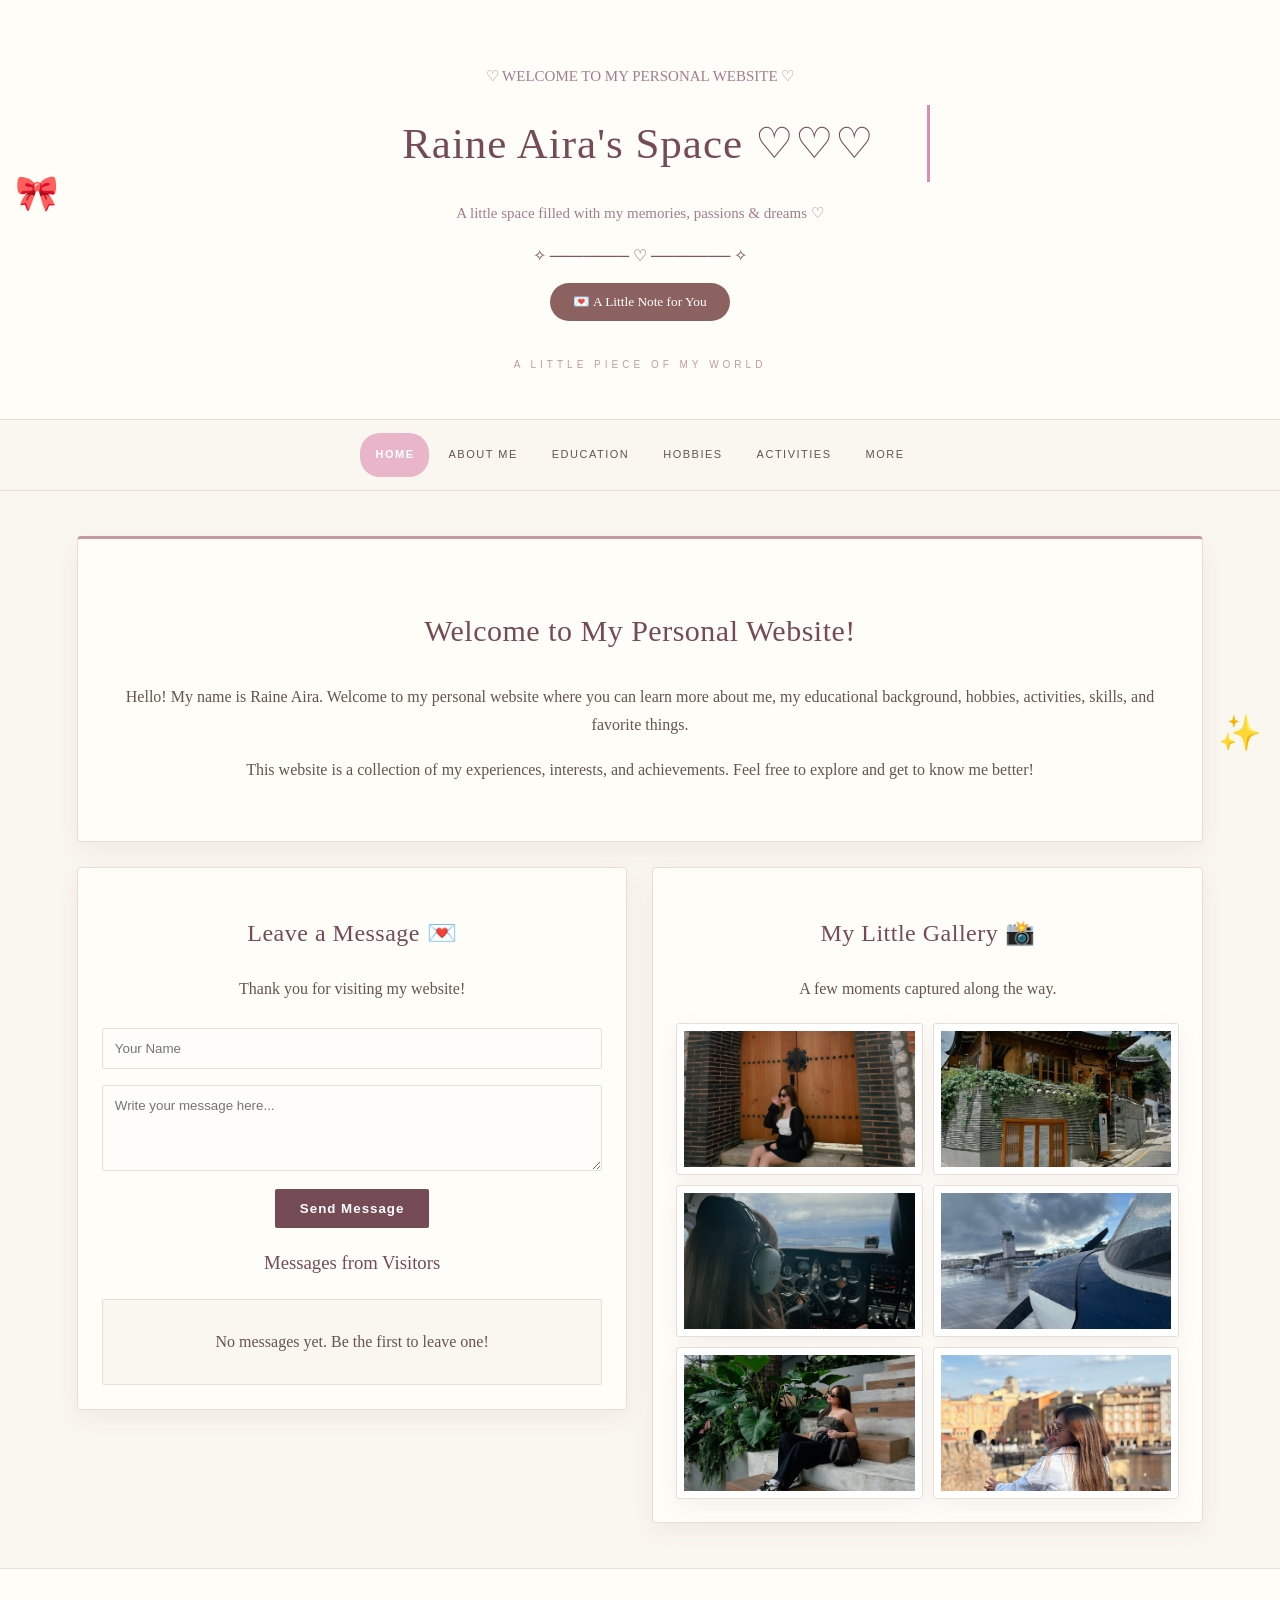
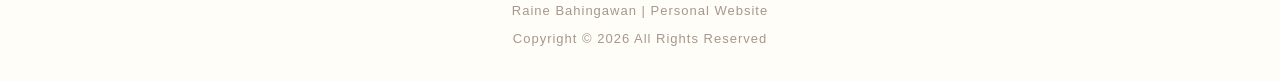
<file: index.html>
<!DOCTYPE html>
<html lang="en">

<head>
    <meta charset="UTF-8">
    <meta name="viewport" content="width=device-width, initial-scale=1.0">

    <title>Home | Raine's Personal Website</title>

    <link rel="stylesheet" href="style.css">
</head>

<body>

    <!-- HEADER -->
    <header class="main-header">

        <p class="header-label">♡ WELCOME TO MY PERSONAL WEBSITE ♡</p>

        <h1 class="welcome-typing">Raine Aira's Space ♡♡♡</h1>

        <p class="header-subtitle">
            A little space filled with my memories, passions & dreams ♡
        </p>

        <div class="header-divider">
            ✧ ─────── ♡ ─────── ✧
        </div>

        <!-- SECRET LETTER BUTTON -->
        <button
            id="envelopeButton"
            class="header-letter-button"
            onclick="openLetter()">
            💌 A Little Note for You
        </button>

        <!-- SECRET LETTER MESSAGE -->
        <div id="secretMessage" class="secret-message">

            <h3>Dear Visitor, ♡</h3>

            <p>
                Thank you for taking the time to explore my little corner
                of the internet! I hope you enjoyed getting to know me
                through my memories, interests, and experiences.
            </p>

            <p>
                Remember to keep chasing your dreams, making memories,
                and enjoying the little things in life.
            </p>

            <p class="letter-signature">
                 -Raine ♡
            </p>

        </div>

    </header>


    <!-- NAVIGATION -->
    <nav>
        <a href="index.html" class="active">Home</a>
        <a href="about.html">About Me</a>
        <a href="education.html">Education</a>
        <a href="hobbies.html">Hobbies</a>
        <a href="activities.html">Activities</a>
        <a href="more.html">More</a>
    </nav>


    <!-- MAIN CONTENT -->
    <main>

        <!-- WELCOME SECTION -->
        <section class="welcome">

            <h2>Welcome to My Personal Website!</h2>

            <p>
                Hello! My name is Raine Aira. Welcome to my personal
                website where you can learn more about me,
                my educational background, hobbies, activities,
                skills, and favorite things.
            </p>

            <p>
                This website is a collection of my experiences,
                interests, and achievements. Feel free to explore
                and get to know me better!
            </p>

        </section>


        <!-- HOME BOTTOM SECTIONS -->
        <div class="home-sections">

            <!-- GUESTBOOK -->
            <section class="guestbook">

                <h2>Leave a Message 💌</h2>

                <p>Thank you for visiting my website!</p>

                <form id="messageForm">

                    <input
                        type="text"
                        id="visitorName"
                        placeholder="Your Name"
                        required
                    >

                    <textarea
                        id="visitorMessage"
                        placeholder="Write your message here..."
                        rows="4"
                        required
                    ></textarea>

                    <button type="submit">Send Message</button>

                </form>

                <h3>Messages from Visitors</h3>

                <div id="messageList">
                    <p>No messages yet. Be the first to leave one!</p>
                </div>

            </section>


            <!-- PHOTO GALLERY -->
            <section class="home-gallery">

                <h2>My Little Gallery 📸</h2>

                <p>A few moments captured along the way.</p>

                <div class="home-gallery-images">

                    <img src="gallery1.jpeg" alt="Gallery Photo 1">

                    <img src="gallery2.jpeg" alt="Gallery Photo 2">

                    <img src="gallery4.jpeg" alt="Gallery Photo 3">

                    <img src="gallery7.jpeg" alt="Gallery Photo 4">

                    <img src="gallery5.jpeg" alt="Gallery Photo 5">

                    <img src="gallery6.jpeg" alt="Gallery Photo 6">

                </div>

            </section>

        </div>

    </main>


    <!-- FOOTER -->
    <footer>

        <p>Raine Bahingawan | Personal Website</p>

        <p>Copyright &copy; 2026 All Rights Reserved</p>

    </footer>


    <!-- JAVASCRIPT -->
    <script>

        // GUESTBOOK
        const messageForm = document.getElementById("messageForm");

        const messageList = document.getElementById("messageList");

        let messages = JSON.parse(
            localStorage.getItem("guestMessages")
        ) || [];


        function displayMessages() {

            messageList.innerHTML = "";

            if (messages.length === 0) {

                messageList.innerHTML =
                    "<p>No messages yet. Be the first to leave one!</p>";

                return;
            }

            messages.forEach(function(message) {

                const card = document.createElement("div");

                card.className = "message-card";

                const name = document.createElement("h4");

                name.textContent = message.name;

                const text = document.createElement("p");

                text.textContent = message.text;

                card.appendChild(name);

                card.appendChild(text);

                messageList.appendChild(card);

            });

        }


        messageForm.addEventListener("submit", function(event) {

            event.preventDefault();

            const name = document.getElementById("visitorName")
                .value.trim();

            const text = document.getElementById("visitorMessage")
                .value.trim();

            if (!name || !text) return;

            messages.push({
                name: name,
                text: text
            });

            localStorage.setItem(
                "guestMessages",
                JSON.stringify(messages)
            );

            messageForm.reset();

            displayMessages();

        });


        // SECRET LETTER
        function openLetter() {

            const message = document.getElementById("secretMessage");

            const button = document.getElementById("envelopeButton");

            message.classList.toggle("show");

            if (message.classList.contains("show")) {

                button.textContent = "💌 Close My Little Letter";

            } else {

                button.textContent = "💌 A Little Note for You";

            }

        }


        // DISPLAY SAVED GUESTBOOK MESSAGES
        displayMessages();

    </script>

</body>
</html>
</file>
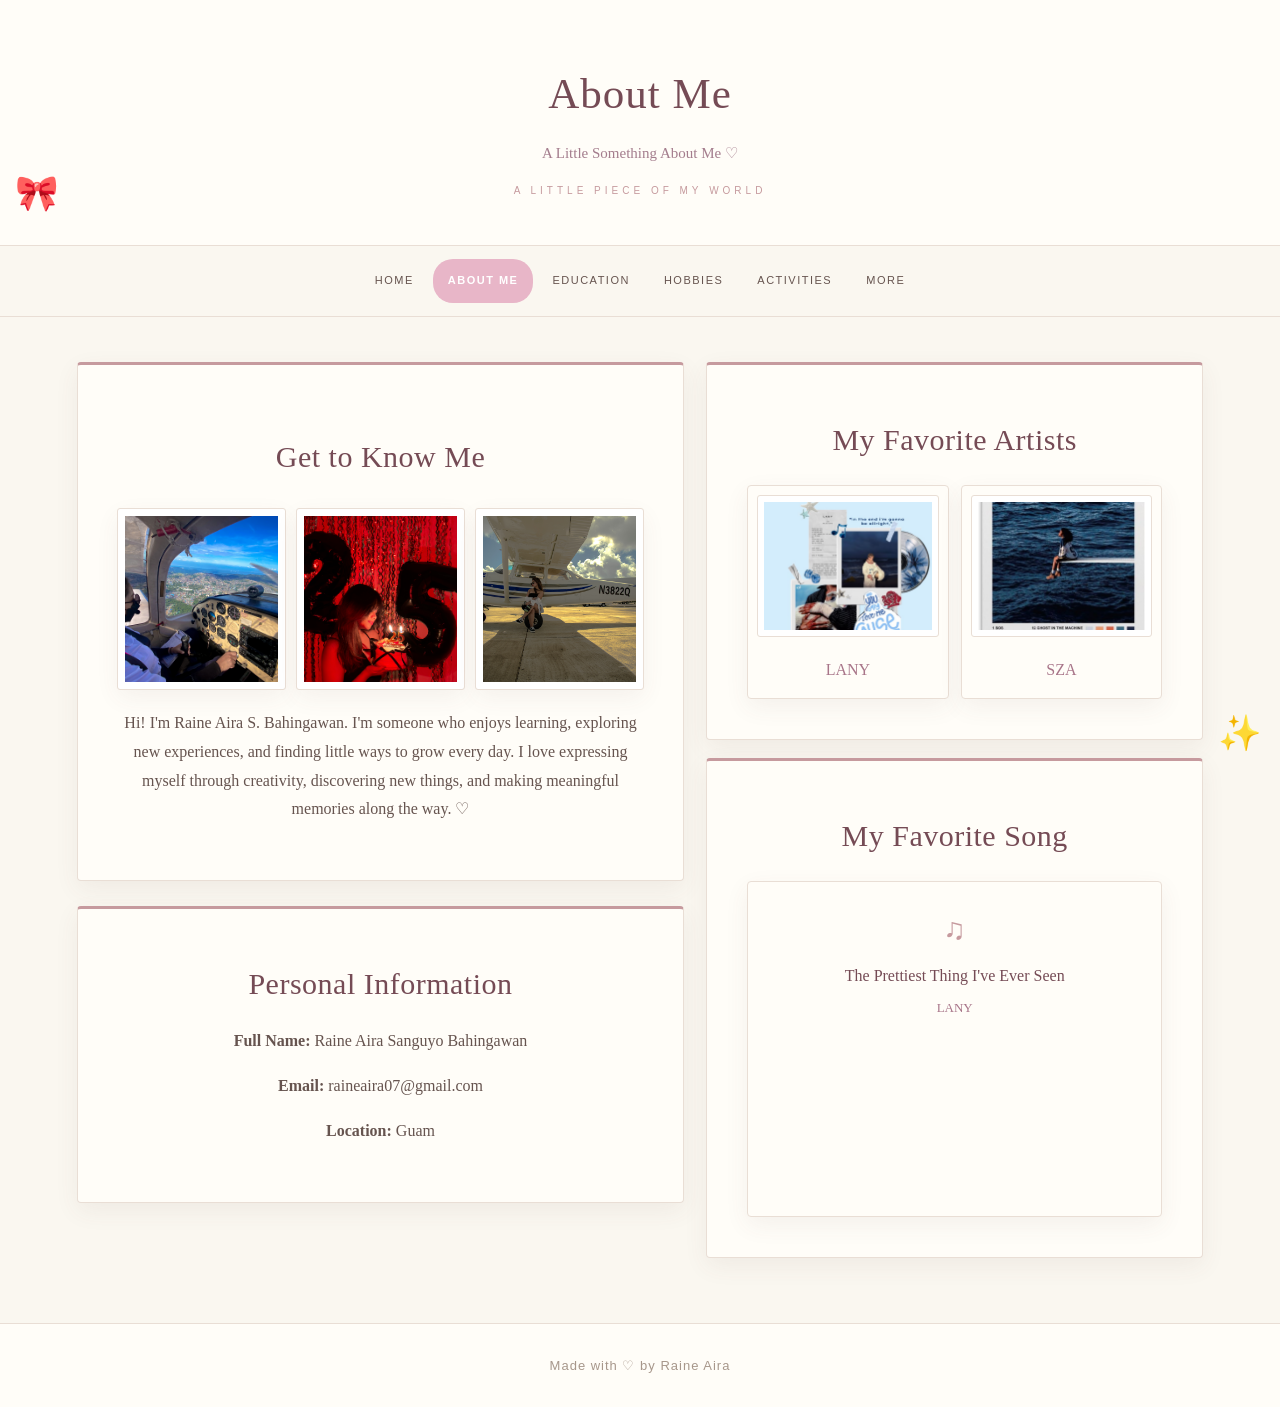
<file: about.html>
<!DOCTYPE html>
<html lang="en">
<head>
    <meta charset="UTF-8">
    <meta name="viewport" content="width=device-width, initial-scale=1.0">
    <title>About Me | Raine's Personal Website</title>
    <link rel="stylesheet" href="style.css">
</head>
<body>

    <header>
        <h1>About Me</h1>
        <p>A Little Something About Me ♡</p>
    </header>

  <nav>
    <a href="index.html">Home</a>
    <a href="about.html" class="active">About Me</a>
    <a href="education.html">Education</a>
    <a href="hobbies.html">Hobbies</a>
    <a href="activities.html">Activities</a>
    <a href="more.html">More</a>
</nav>

    <main>
        <div class="about-layout">

            <!-- LEFT SIDE -->
            <div class="about-left">

                <section class="welcome about-intro">
                    <h2>Get to Know Me</h2>

                    <div class="profile-gallery">
                        <img src="profile.jpeg" alt="My Profile Photo" class="profile-photo">
                        <img src="profile2.jpeg" alt="My Photo" class="profile-photo">
                        <img src="profile3.jpeg" alt="My Photo" class="profile-photo">
                    </div>

                    <p>
                        Hi! I'm Raine Aira S. Bahingawan. I'm someone who enjoys
                        learning, exploring new experiences, and finding little
                        ways to grow every day. I love expressing myself through
                        creativity, discovering new things, and making meaningful
                        memories along the way. ♡
                    </p>
                </section>

                <section class="welcome personal-info">
                    <h2>Personal Information</h2>

                    <p><strong>Full Name:</strong> Raine Aira Sanguyo Bahingawan</p>
                    <p><strong>Email:</strong> raineaira07@gmail.com</p>
                    <p><strong>Location:</strong> Guam</p>
                </section>

            </div>

            <!-- RIGHT SIDE -->
            <div class="about-right">

                <section class="welcome music-section">
                    <h2>My Favorite Artists</h2>

                    <div class="music-container">

                        <div class="music-card">
                            <img src="lany.jpeg" alt="LANY">
                            <h3>LANY</h3>
                        </div>

                        <div class="music-card">
                            <img src="SZA.jpeg" alt="SZA">
                            <h3>SZA</h3>
                        </div>

                    </div>
                </section>

                <section class="welcome favorite-song">
                    <h2>My Favorite Song</h2>

                    <div class="song-card">
                        <div class="song-icon">♫</div>
                        <h3>The Prettiest Thing I've Ever Seen</h3>
                        <p>LANY</p>

                        <iframe
                            style="border-radius:12px; margin-top:15px;"
                            src="https://open.spotify.com/embed/track/5f9Nt75lq1MLzf5F2xJwTI"
                            width="100%"
                            height="152"
                            frameborder="0"
                            allowfullscreen=""
                            allow="autoplay; clipboard-write; encrypted-media; fullscreen; picture-in-picture"
                            loading="lazy">
                        </iframe>
                    </div>
                </section>

            </div>
        </div>
    </main>

    <footer>
        <p>Made with ♡ by Raine Aira</p>
    </footer>

</body>
</html>
</file>
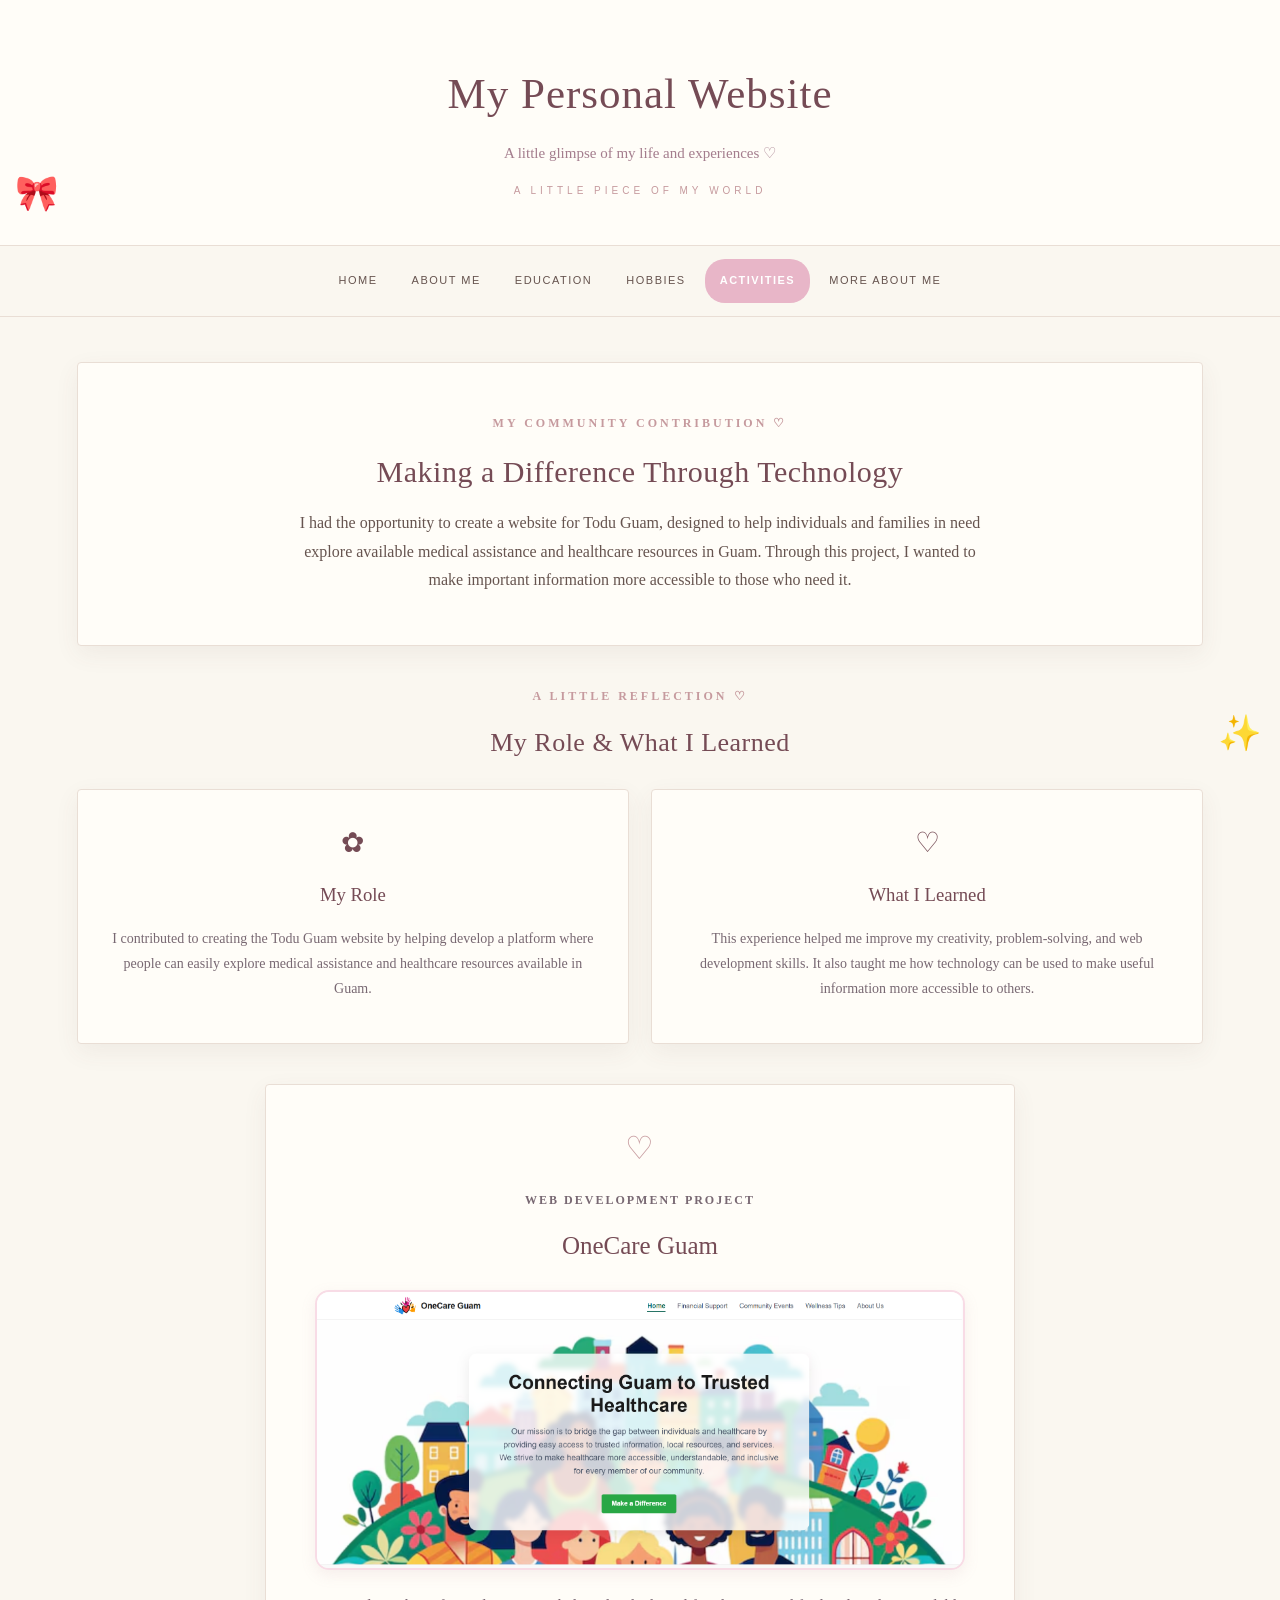
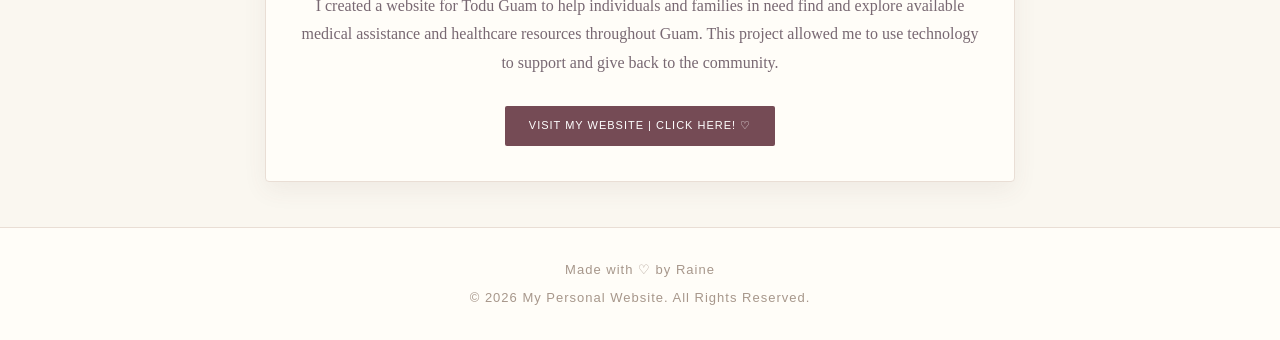
<file: activities.html>
<!DOCTYPE html>
<html lang="en">
<head>
    <meta charset="UTF-8">
    <meta name="viewport" content="width=device-width, initial-scale=1.0">
    <title>My Activities</title>
    <link rel="stylesheet" href="style.css">
</head>

<body>

    <!-- Header -->
    <header>
        <h1>My Personal Website</h1>
        <p>A little glimpse of my life and experiences ♡</p>
    </header>

    <!-- Navigation -->
    <nav>
        <a href="index.html">Home</a>
        <a href="about.html">About Me</a>
        <a href="education.html">Education</a>
        <a href="hobbies.html">Hobbies</a>
        <a href="activities.html" class="active">Activities</a>
        <a href="more.html">More About Me</a>
    </nav>

    <!-- Main Content -->
    <main>

        <!-- Introduction -->
        <section class="activities-intro">
            <p class="activity-label">MY COMMUNITY CONTRIBUTION ♡</p>

            <h2>Making a Difference Through Technology</h2>

            <p>
                I had the opportunity to create a website for Todu Guam,
                designed to help individuals and families in need explore
                available medical assistance and healthcare resources in Guam.
                Through this project, I wanted to make important information
                more accessible to those who need it.
            </p>
        </section>

<section class="learning-section">

    <p class="learning-label">A LITTLE REFLECTION ♡</p>

    <h2>My Role & What I Learned</h2>

    <div class="learning-content">

        <div class="learning-card">
            <span>✿</span>
            <h3>My Role</h3>
            <p>
                I contributed to creating the Todu Guam website by helping
                develop a platform where people can easily explore medical
                assistance and healthcare resources available in Guam.
            </p>
        </div>

        <div class="learning-card">
            <span>♡</span>
            <h3>What I Learned</h3>
            <p>
                This experience helped me improve my creativity, problem-solving,
                and web development skills. It also taught me how technology
                can be used to make useful information more accessible to others.
            </p>
        </div>

    </div>

</section>

        <!-- Featured Project -->
        <section class="activity-card">

            <div class="activity-icon">♡</div>

            <p class="activity-category">WEB DEVELOPMENT PROJECT</p>

            <h3>OneCare Guam</h3>

        <div class="activity-preview">
                 <img src="OC1.png" alt="OneCare Guam homepage preview">
        </div>

            <p>
                I created a website for Todu Guam to help individuals and
                families in need find and explore available medical assistance
                and healthcare resources throughout Guam. This project allowed
                me to use technology to support and give back to the community.
            </p>

            <a href="https://bryson-v.github.io/Todu-Guam-Workshop/"
               target="_blank"
               rel="noopener noreferrer"
               class="activity-link">
                Visit my Website | Click Here! ♡
            </a>

        </section>

    </main>

    <!-- Footer -->
    <footer>
        <p>Made with ♡ by Raine</p>
        <p>&copy; 2026 My Personal Website. All Rights Reserved.</p>
    </footer>

</body>
</html>
</file>
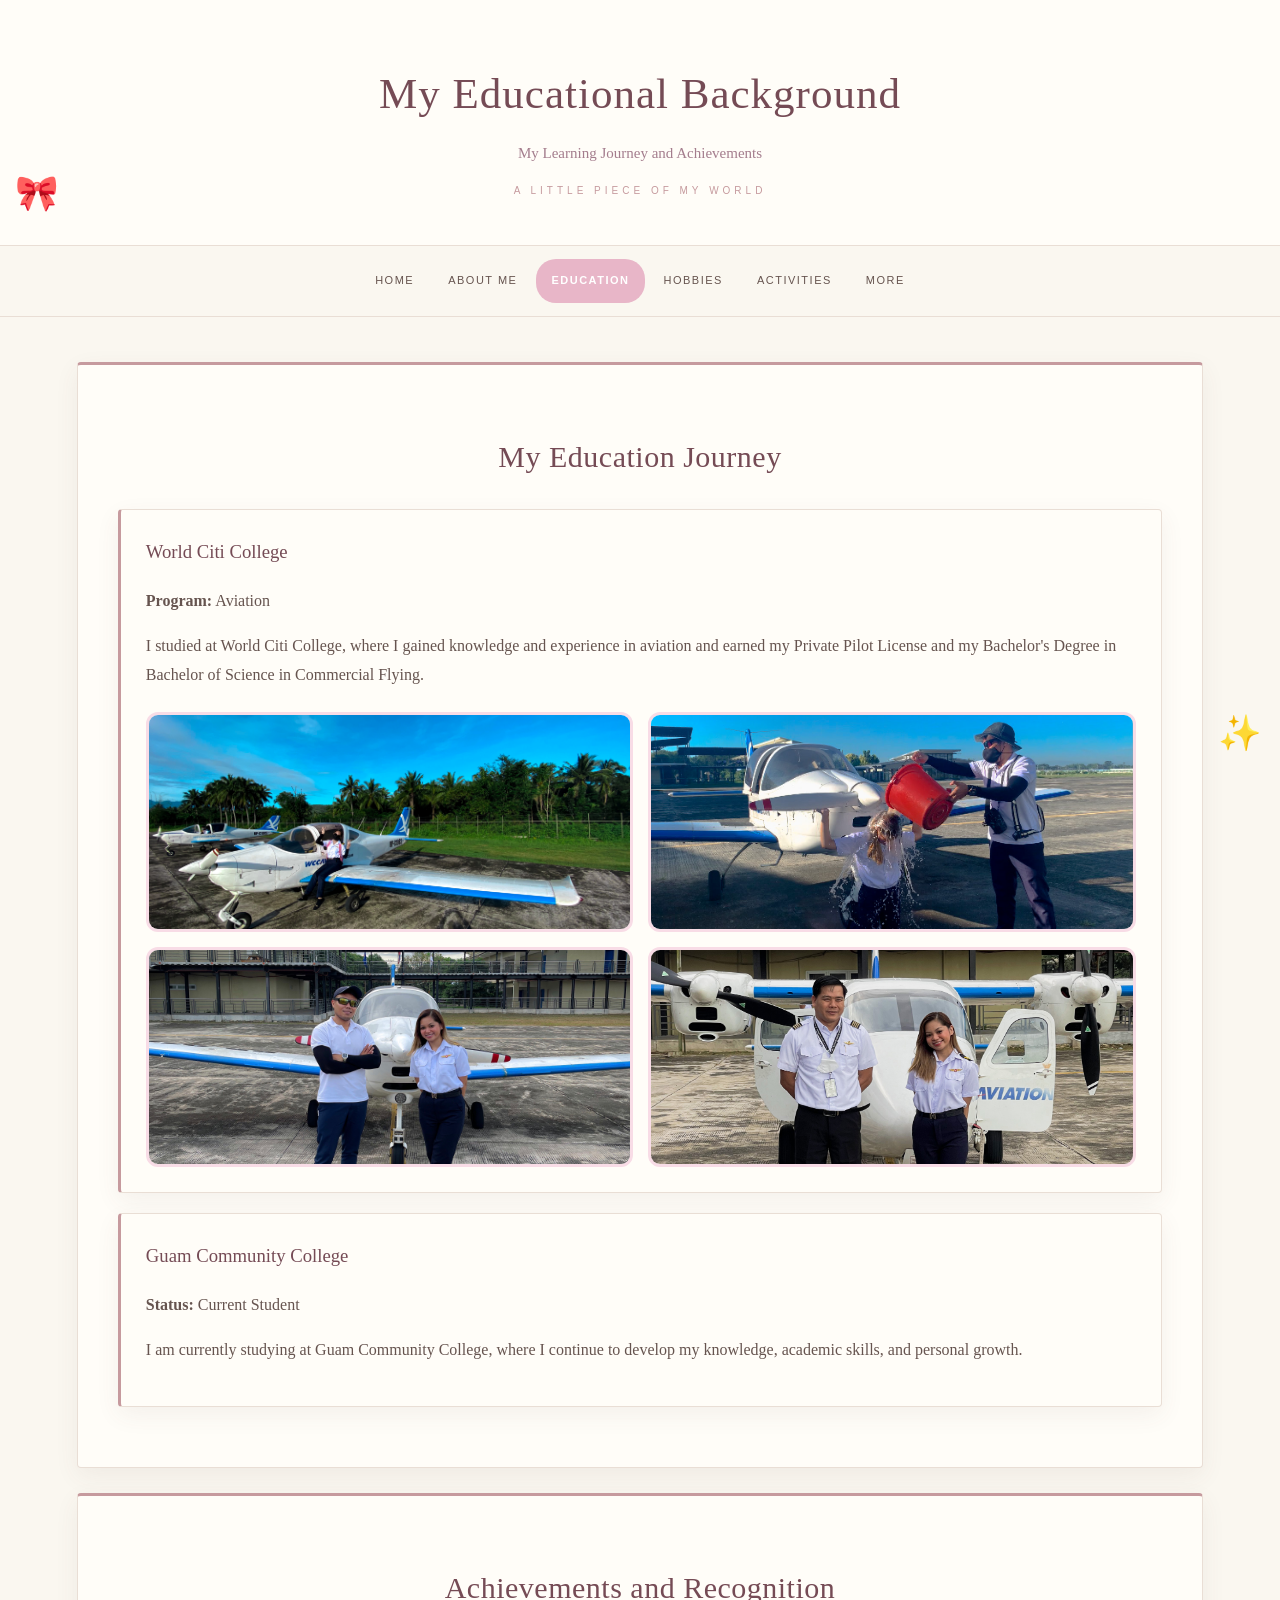
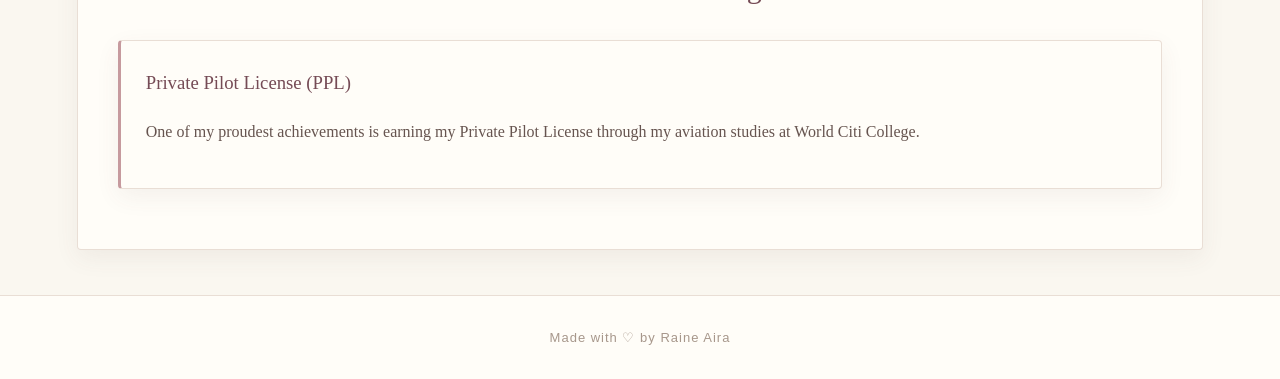
<file: education.html>
<!DOCTYPE html>
<html lang="en">
<head>
    <meta charset="UTF-8">
    <meta name="viewport" content="width=device-width, initial-scale=1.0">
    <title>Education | Raine's Personal Website</title>
    <link rel="stylesheet" href="style.css">
</head>
<body>

    <header>
        <h1>My Educational Background</h1>
        <p>My Learning Journey and Achievements</p>
    </header>

    <nav>
        <a href="index.html">Home</a>
        <a href="about.html">About Me</a>
        <a href="education.html" class="active">Education</a>
        <a href="hobbies.html">Hobbies</a>
        <a href="activities.html">Activities</a>
        <a href="more.html">More</a>
    </nav>

    <main>

        <section class="welcome">
            <h2>My Education Journey</h2>

            <div class="education-card">
                <h3>World Citi College</h3>
                <p><strong>Program:</strong> Aviation</p>

                <p>
                    I studied at World Citi College, where I gained knowledge
                    and experience in aviation and earned my Private Pilot
                    License and my Bachelor's Degree in Bachelor of Science
                    in Commercial Flying.
                </p>

                <div class="education-gallery">
                    <img src="wcc1.jpeg" alt="World Citi College Photo 1">
                    <img src="wcc3.jpeg" alt="World Citi College Photo 2">
                    <img src="wcc4.jpeg" alt="World Citi College Photo 3">
                    <img src="wcc2.jpeg" alt="World Citi College Photo 4">
                </div>
            </div>

            <div class="education-card">
                <h3>Guam Community College</h3>
                <p><strong>Status:</strong> Current Student</p>

                <p>
                    I am currently studying at Guam Community College, where
                    I continue to develop my knowledge, academic skills,
                    and personal growth.
                </p>
            </div>
        </section>

        <section class="welcome">
            <h2>Achievements and Recognition</h2>

            <div class="education-card">
                <h3>Private Pilot License (PPL)</h3>

                <p>
                    One of my proudest achievements is earning my Private
                    Pilot License through my aviation studies at World Citi College.
                </p>
            </div>
        </section>

    </main>

    <footer>
        <p>Made with ♡ by Raine Aira</p>
    </footer>

</body>
</html>
</file>
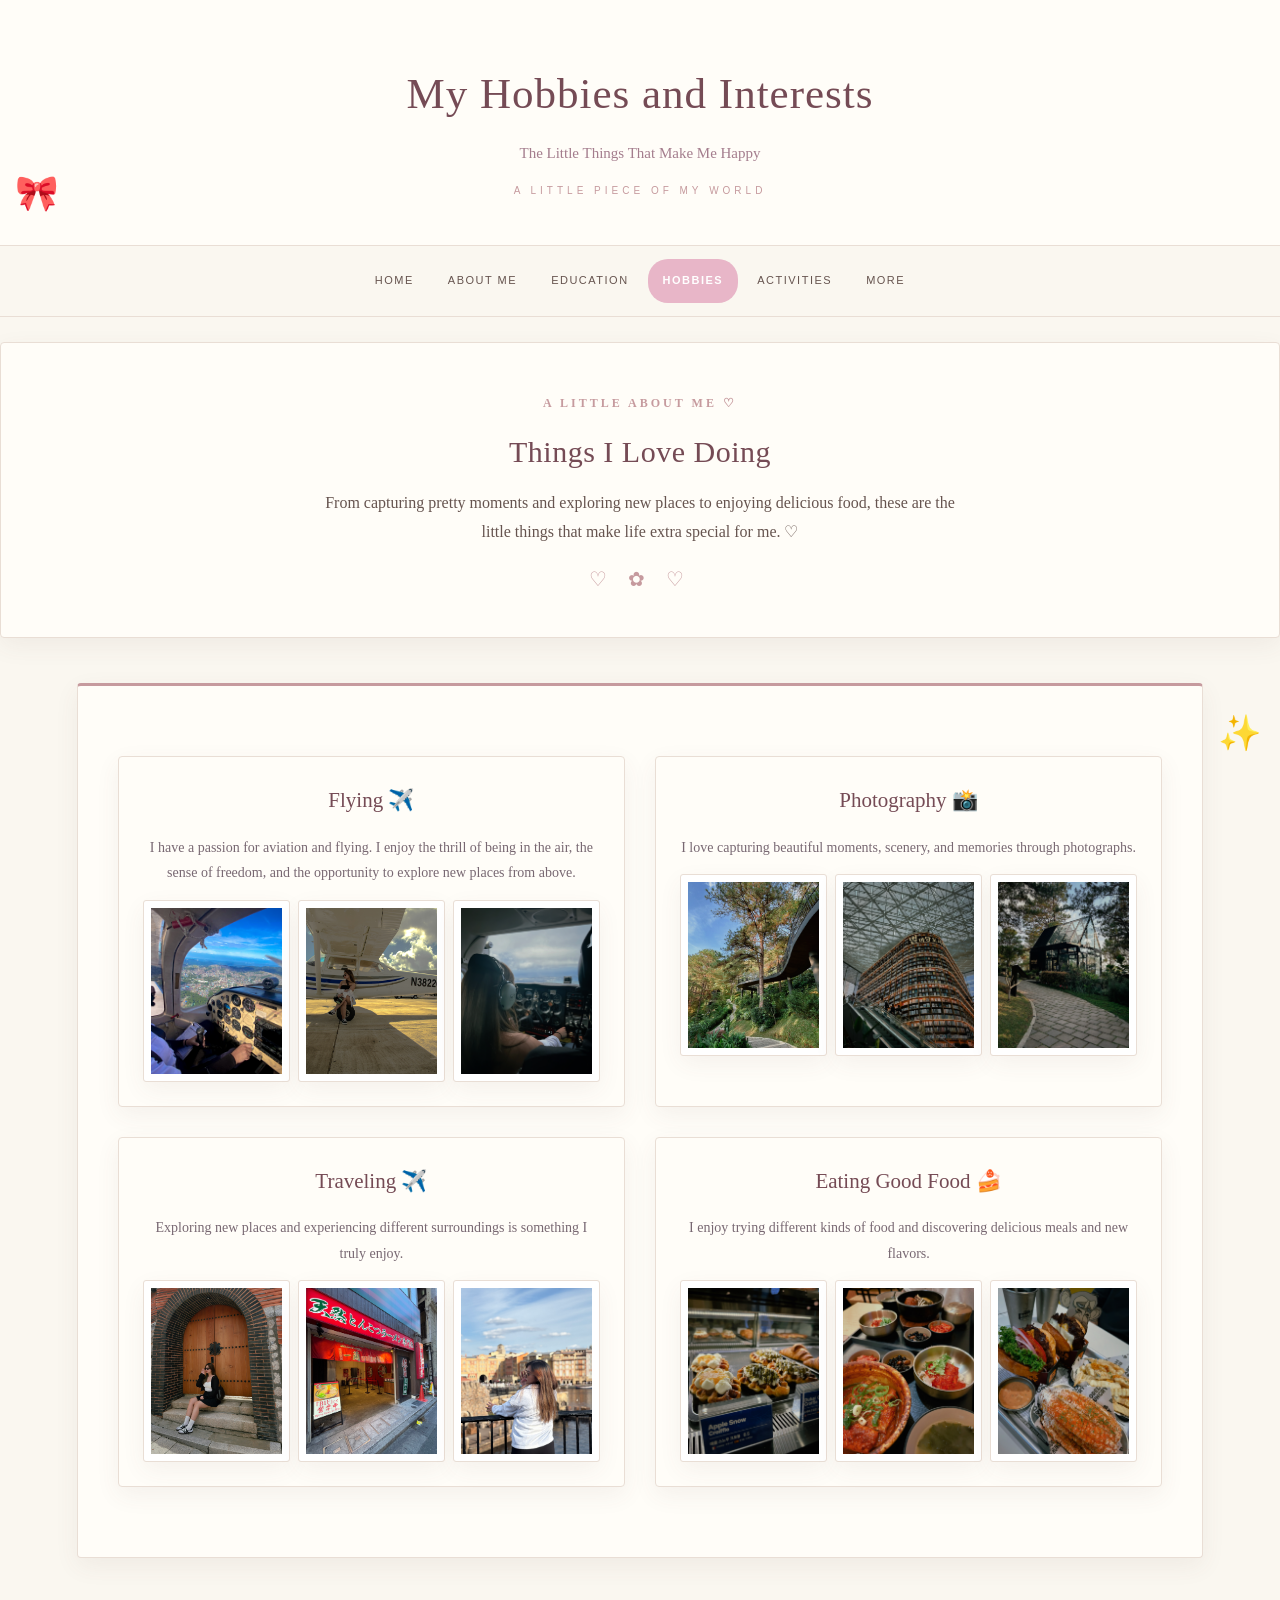
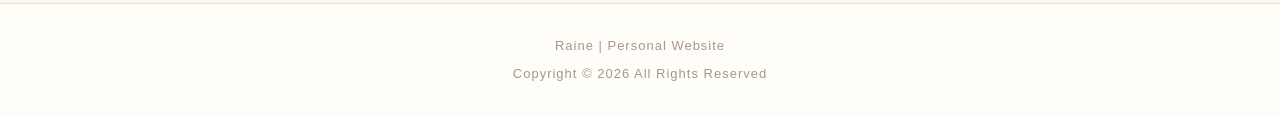
<file: hobbies.html>
<!DOCTYPE html>
<html lang="en">
<head>
    <meta charset="UTF-8">
    <meta name="viewport" content="width=device-width, initial-scale=1.0">
    <title>Hobbies | Raine's Personal Website</title>
    <link rel="stylesheet" href="style.css">
</head>

<body>

    <!-- Header -->
    <header>
        <h1>My Hobbies and Interests</h1>
        <p>The Little Things That Make Me Happy</p>
    </header>

    <!-- Navigation -->
    <nav>
        <a href="index.html">Home</a>
        <a href="about.html">About Me</a>
        <a href="education.html">Education</a>
        <a href="hobbies.html" class="active">Hobbies</a>
        <a href="activities.html">Activities</a>
        <a href="more.html">More</a>
    </nav>

    <!-- Hobbies Introduction -->
    <section class="hobbies-intro">
        <p class="intro-label">A LITTLE ABOUT ME ♡</p>
        <h2>Things I Love Doing</h2>
        <p>
            From capturing pretty moments and exploring new places to enjoying delicious food,
            these are the little things that make life extra special for me. ♡
        </p>
        <span class="intro-decoration">♡ ✿ ♡</span>
    </section>

    <!-- Main Content -->
    <main>

        <section class="welcome">

            <!-- Hobbies Gallery -->
            <section class="hobbies-gallery">

                <!-- Flying -->
                <div class="hobby-card">
                    <h3>Flying ✈️</h3>
                    <p>
                        I have a passion for aviation and flying. I enjoy the thrill of being in the air,
                        the sense of freedom, and the opportunity to explore new places from above.
                    </p>

                    <div class="hobby-images">
                        <img src="profile.jpeg" alt="Flying Photo 1">
                        <img src="profile3.jpeg" alt="Flying Photo 2">
                        <img src="gallery4.jpeg" alt="Flying Photo 3">
                    </div>
                </div>

                <!-- Photography -->
                <div class="hobby-card">
                    <h3>Photography 📸</h3>
                    <p>
                        I love capturing beautiful moments, scenery,
                        and memories through photographs.
                    </p>

                    <div class="hobby-images">
                        <img src="photography1.jpeg" alt="Photography Photo 1">
                        <img src="photography2.jpeg" alt="Photography Photo 2">
                        <img src="photography5.jpeg" alt="Photography Photo 3">
                    </div>
                </div>

                <!-- Traveling -->
                <div class="hobby-card">
                    <h3>Traveling ✈️</h3>
                    <p>
                        Exploring new places and experiencing different
                        surroundings is something I truly enjoy.
                    </p>

                    <div class="hobby-images">
                        <img src="gallery1.jpeg" alt="Traveling Photo 1">
                        <img src="travel2.jpeg" alt="Traveling Photo 2">
                        <img src="gallery6.jpeg" alt="Traveling Photo 3">
                    </div>
                </div>

                <!-- Eating Good Food -->
                <div class="hobby-card">
                    <h3>Eating Good Food 🍰</h3>
                    <p>
                        I enjoy trying different kinds of food and discovering
                        delicious meals and new flavors.
                    </p>

                    <div class="hobby-images">
                        <img src="food1.jpeg" alt="Food Photo 1">
                        <img src="food2.jpeg" alt="Food Photo 2">
                        <img src="food5.jpeg" alt="Food Photo 3">
                    </div>
                </div>

            </section>

        </section>

    </main>

    <!-- Footer -->
    <footer>
        <p>Raine | Personal Website</p>
        <p>Copyright &copy; 2026 All Rights Reserved</p>
    </footer>

</body>
</html>
</file>
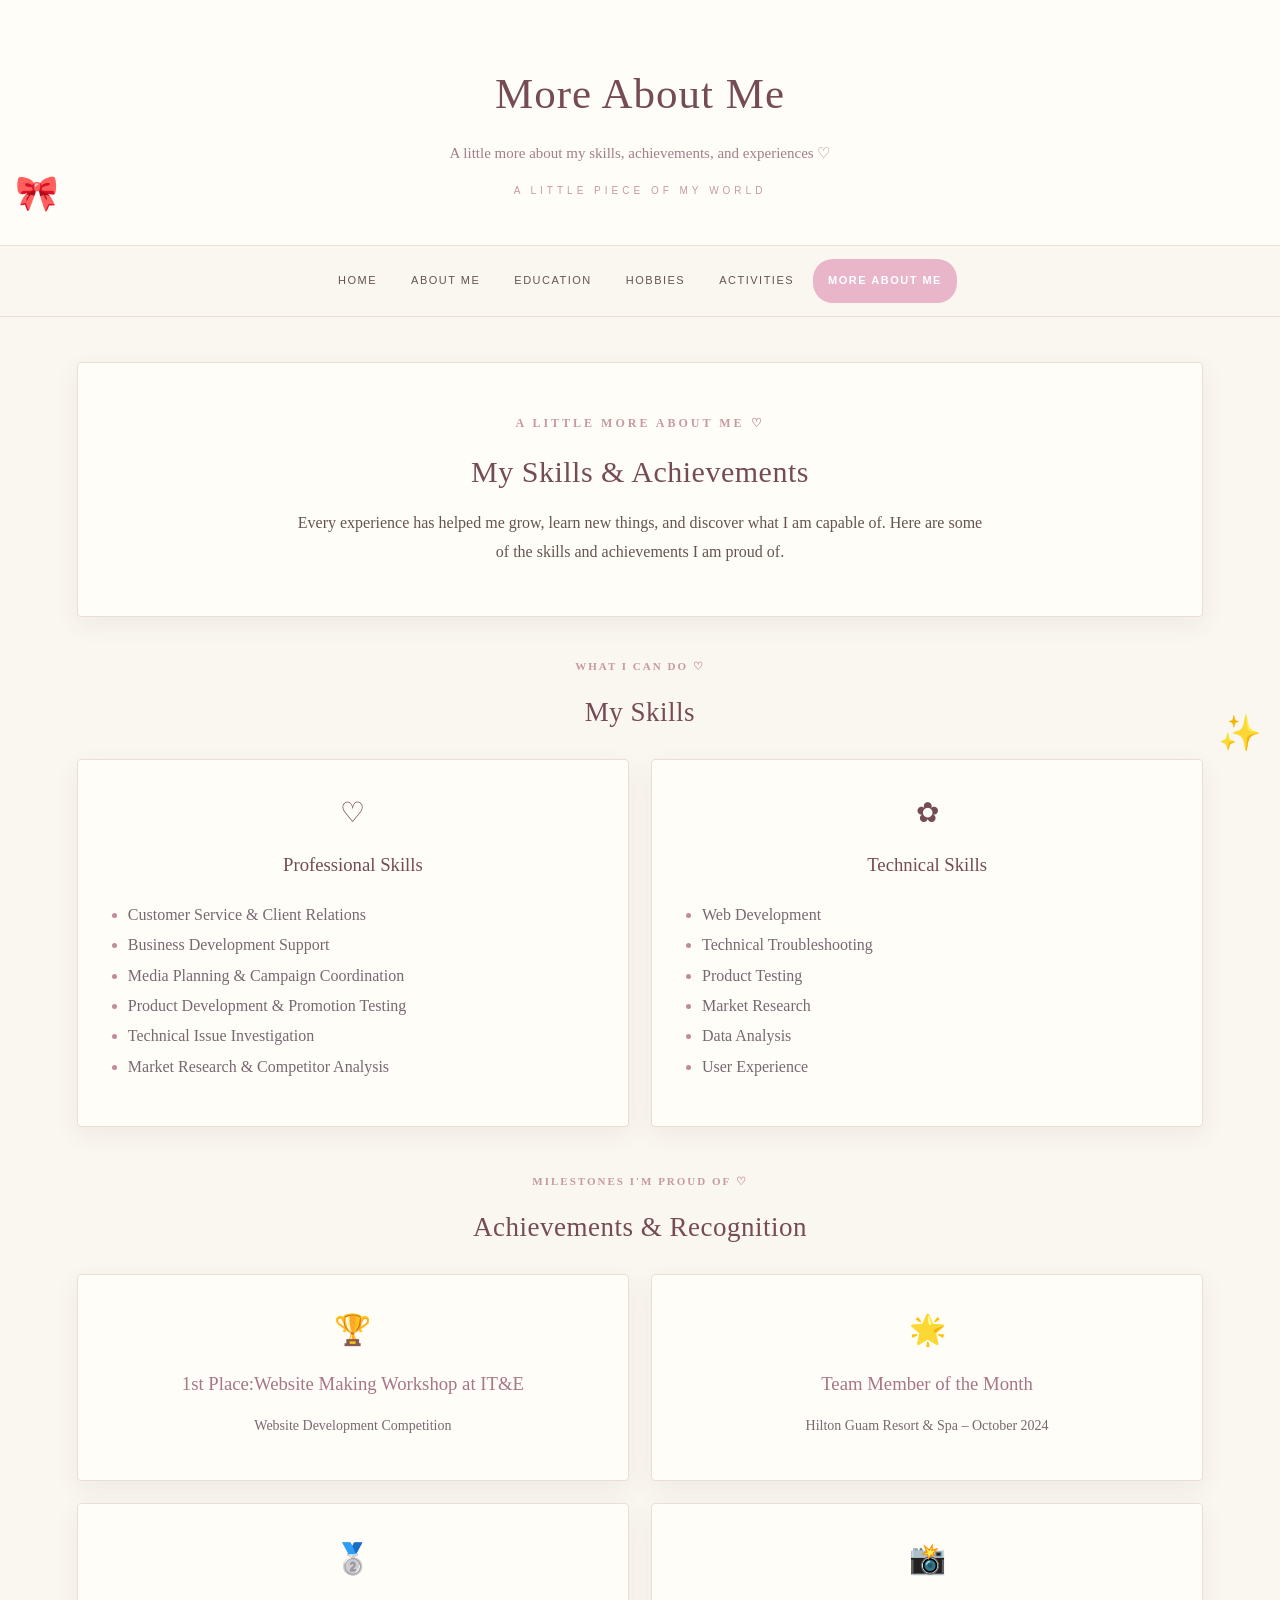
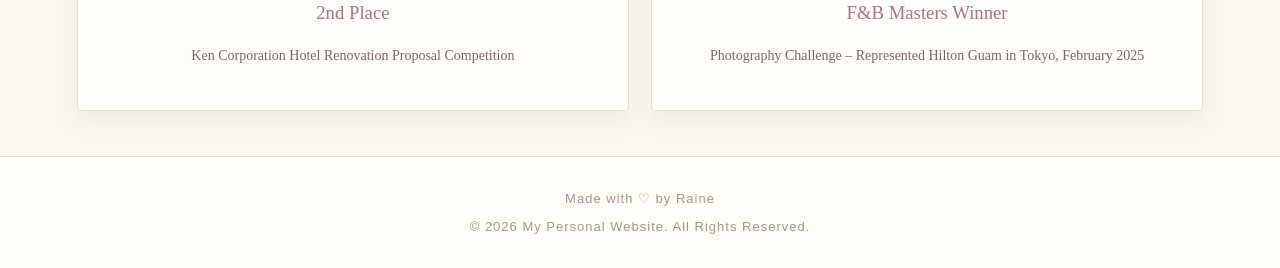
<file: more.html>
<!DOCTYPE html>
<html lang="en">
<head>
    <meta charset="UTF-8">
    <meta name="viewport" content="width=device-width, initial-scale=1.0">
    <title>More About Me</title>
    <link rel="stylesheet" href="style.css">
</head>

<body>

    <!-- Header -->
    <header>
        <h1>More About Me</h1>
        <p>A little more about my skills, achievements, and experiences ♡</p>
    </header>

    <!-- Navigation -->
    <nav>
        <a href="index.html">Home</a>
        <a href="about.html">About Me</a>
        <a href="education.html">Education</a>
        <a href="hobbies.html">Hobbies</a>
        <a href="activities.html">Activities</a>
        <a href="more.html" class="active">More About Me</a>
    </nav>

    <main>

        <!-- Introduction -->
        <section class="more-intro">
            <p>A LITTLE MORE ABOUT ME ♡</p>
            <h2>My Skills & Achievements</h2>
            <p>
                Every experience has helped me grow, learn new things,
                and discover what I am capable of. Here are some of the
                skills and achievements I am proud of.
            </p>
        </section>

<!-- My Skills -->
<section class="skills-section">

    <p class="section-label">WHAT I CAN DO ♡</p>
    <h2>My Skills</h2>

    <div class="skills-container">

        <div class="skills-card">
            <div class="skills-icon">♡</div>
            <h3>Professional Skills</h3>

            <ul>
                <li>Customer Service & Client Relations</li>
                <li>Business Development Support</li>
                <li>Media Planning & Campaign Coordination</li>
                <li>Product Development & Promotion Testing</li>
                <li>Technical Issue Investigation</li>
                <li>Market Research & Competitor Analysis</li>
            </ul>
        </div>

        <div class="skills-card">
            <div class="skills-icon">✿</div>
            <h3>Technical Skills</h3>

            <ul>
                <li>Web Development</li>
                <li>Technical Troubleshooting</li>
                <li>Product Testing</li>
                <li>Market Research</li>
                <li>Data Analysis</li>
                <li>User Experience</li>
            </ul>
        </div>

    </div>

<!-- Achievements & Recognition -->
<section class="achievements-section">

    <p class="section-label">MILESTONES I'M PROUD OF ♡</p>
    <h2>Achievements & Recognition</h2>

    <div class="achievements-container">

        <div class="achievement-card">
            <span>🏆</span>
            <h3>1st Place:Website Making Workshop at IT&E</h3>
            <p>Website Development Competition</p>
        </div>

        <div class="achievement-card">
            <span>🌟</span>
            <h3>Team Member of the Month</h3>
            <p>Hilton Guam Resort & Spa – October 2024</p>
        </div>

        <div class="achievement-card">
            <span>🥈</span>
            <h3>2nd Place</h3>
            <p>Ken Corporation Hotel Renovation Proposal Competition</p>
        </div>

        <div class="achievement-card">
            <span>📸</span>
            <h3>F&B Masters Winner</h3>
            <p>Photography Challenge – Represented Hilton Guam in Tokyo, February 2025</p>
        </div>

    </div>

</section>

</section>

    </main>

    <!-- Footer -->
    <footer>
        <p>Made with ♡ by Raine</p>
        <p>&copy; 2026 My Personal Website. All Rights Reserved.</p>
    </footer>

</body>
</html>
</file>
<file: style.css>
/* =====================================
   GENERAL WEBSITE STYLING
===================================== */

* {
    box-sizing: border-box;
}

body {
    margin: 0;
    font-family: Arial, sans-serif;
    background-color: #fff9fb;
    color: #6b5961;
    line-height: 1.7;
}

/* =====================================
   HEADER
===================================== */

header {
    background-color: #fce4ec;
    color: #8e6475;
    text-align: center;
    padding: 35px 20px;
}

header h1 {
    font-size: 34px;
    margin: 0;
    letter-spacing: 2px;
}

header p {
    font-size: 15px;
    margin-top: 8px;
    color: #a47d8d;
}

/* =====================================
   NAVIGATION
===================================== */

nav {
    background-color: #f8dce6;
    text-align: center;
    padding: 10px;
}

nav a {
    color: #886574;
    text-decoration: none;
    padding: 10px 16px;
    display: inline-block;
    font-weight: bold;
    font-size: 14px;
}

nav a:hover {
    background-color: #f2c8d7;
    border-radius: 8px;
}

/* =====================================
   MAIN CONTENT
===================================== */

main {
    width: 88%;
    max-width: 1100px;
    margin: 30px auto;
}

/* =====================================
   FOOTER
===================================== */

footer {
    background-color: #fce4ec;
    color: #886574;
    text-align: center;
    padding: 18px;
    margin-top: 35px;
}

footer p {
    margin: 5px;
    font-size: 13px;
}

/* =====================================
   GENERAL SECTION LABELS
===================================== */

.section-label {
    color: #b78396;
    font-size: 11px;
    font-weight: bold;
    letter-spacing: 2px;
    text-align: center;
}

/* =====================================
   HOME PAGE
===================================== */

.welcome {
    background-color: white;
    padding: 35px;
    margin-bottom: 25px;
    border: 2px solid #f8dce6;
    border-radius: 15px;
    text-align: center;
}

.welcome h2 {
    color: #c18b9e;
    font-size: 28px;
}

/* Home Two Column Layout */

.home-sections {
    display: flex;
    align-items: flex-start;
    gap: 25px;
    margin: 25px 0;
}

.guestbook,
.home-gallery {
    background-color: white;
    border: 2px solid #f8dce6;
    border-radius: 15px;
    padding: 20px;
    width: 50%;
    text-align: center;
}

.guestbook h2,
.home-gallery h2 {
    color: #c18b9e;
}

/* Guestbook Form */

#messageForm {
    width: 100%;
    margin: 15px auto;
}

.guestbook input,
.guestbook textarea {
    width: 100%;
    padding: 12px;
    margin: 8px 0;
    border: 1px solid #edcbd7;
    border-radius: 8px;
    font-family: Arial, sans-serif;
}

.guestbook button {
    background-color: #f2c8d7;
    color: #765565;
    border: none;
    padding: 12px 25px;
    border-radius: 8px;
    cursor: pointer;
    font-weight: bold;
}

.guestbook button:hover {
    background-color: #e8b9c8;
}

/* Guestbook Messages */

#messageList {
    background-color: #fff9fb;
    border: 1px solid #f8dce6;
    border-radius: 10px;
    padding: 12px;
    margin-top: 15px;
}

.message-card {
    background-color: white;
    border-left: 4px solid #e8b9c8;
    padding: 12px;
    margin: 10px 0;
    border-radius: 8px;
    text-align: left;
}

/* Home Photo Gallery */

.home-gallery-images {
    display: grid;
    grid-template-columns: repeat(2, 1fr);
    gap: 12px;
    margin-top: 20px;
}

.home-gallery-images img {
    width: 100%;
    height: 150px;
    object-fit: cover;
    border-radius: 10px;
    border: 2px solid #f8dce6;
    transition: transform 0.3s ease;
}

.home-gallery-images img:hover {
    transform: scale(1.04);
}

/* =====================================
   EDUCATION PAGE
===================================== */

.education-card {
    background-color: #fff9fb;
    border: 2px solid #f8dce6;
    border-left: 5px solid #e8b9c8;
    border-radius: 10px;
    padding: 20px;
    margin: 20px 0;
    text-align: left;
    transition: transform 0.3s ease;
}

.education-card:hover {
    transform: translateY(-5px);
}

.education-card h3 {
    color: #c18b9e;
    margin-top: 0;
}

/* =====================================
   PROFILE PHOTOS
===================================== */

.profile-gallery {
    display: flex;
    justify-content: center;
    align-items: center;
    gap: 12px;
    margin: 20px auto;
}

.profile-photo {
    width: 30%;
    height: 190px;
    object-fit: cover;
    border-radius: 12px;
    border: 3px solid #f8dce6;
    margin: 0;
    transition: transform 0.3s ease;
}

.profile-photo:hover {
    transform: scale(1.03);
}

.first-photo {
    width: 34%;
    height: 220px;
}

.third-photo {
    width: 30%;
}

/* =====================================
   ABOUT ME PAGE
===================================== */

/* Left side: About Me
   Right side: Favorite Music */

.about-layout {
    display: grid;
    grid-template-columns: 1.1fr 0.9fr;
    gap: 22px;
    align-items: start;
    margin: 25px 0;
}

.about-left,
.about-right {
    min-width: 0;
}

/* About Me Introduction */

.about-intro {
    background: white;
    padding: 22px;
    border: 1px solid #f3dce4;
    border-radius: 18px;
    box-shadow: 0 5px 15px rgba(180, 130, 150, 0.08);
}

.about-heading {
    text-align: center;
    margin-bottom: 15px;
}

.about-heading h2 {
    color: #956b7c;
    font-size: 25px;
    margin: 5px 0;
}

.about-description {
    color: #786872;
    font-size: 13px;
    line-height: 1.8;
    text-align: center;
}

.about-description p {
    margin: 10px 0;
}

/* Personal Information */

.personal-info {
    background: #fff5f8;
    padding: 20px;
    margin-top: 18px;
    border: 1px solid #f3dce4;
    border-radius: 18px;
}

.personal-info h2 {
    color: #956b7c;
    font-size: 21px;
    text-align: center;
    margin: 8px 0 15px;
}

.info-container {
    display: grid;
    grid-template-columns: 1fr 1fr;
    gap: 10px;
}

.info-item {
    background: white;
    padding: 12px;
    border: 1px solid #f3dce4;
    border-radius: 12px;
    text-align: center;
}

.info-item:last-child {
    grid-column: 1 / -1;
}

.info-item span {
    color: #b78396;
    font-size: 10px;
    font-weight: bold;
    letter-spacing: 1px;
    text-transform: uppercase;
}

.info-item p {
    color: #786872;
    font-size: 12px;
    margin: 5px 0 0;
    overflow-wrap: anywhere;
}

.info-item a {
    color: #a87589;
    text-decoration: none;
}

.info-item a:hover {
    text-decoration: underline;
}

/* Favorite Artists */

.music-section {
    background: white;
    padding: 20px;
    margin-bottom: 18px;
    border: 1px solid #f3dce4;
    border-radius: 18px;
    box-shadow: 0 5px 15px rgba(180, 130, 150, 0.08);
    text-align: center;
}

.music-section h2,
.favorite-song h2 {
    color: #956b7c;
    font-size: 22px;
    margin: 8px 0 18px;
}

.music-container {
    display: grid;
    grid-template-columns: repeat(2, minmax(0, 1fr));
    gap: 12px;
}

.music-card {
    background: #fffafb;
    border: 1px solid #f3dce4;
    border-radius: 14px;
    padding: 10px;
    transition: transform 0.3s ease;
}

.music-card:hover {
    transform: translateY(-4px);
}

.music-card img {
    width: 100%;
    height: 140px;
    object-fit: cover;
    border-radius: 10px;
}

.music-card h3 {
    color: #a87589;
    font-size: 16px;
    margin: 10px 0 3px;
}

/* Favorite Song */

.favorite-song {
    background: white;
    padding: 20px;
    margin-bottom: 20px;
    border: 1px solid #f3dce4;
    border-radius: 18px;
    box-shadow: 0 5px 15px rgba(180, 130, 150, 0.08);
    text-align: center;
}

.song-card {
    padding: 20px 15px;
    background: linear-gradient(135deg, #fce4ec, #fff5f8);
    border: 1px solid #f3dce4;
    border-radius: 14px;
}

.song-icon {
    color: #b78396;
    font-size: 30px;
}

.song-card h3 {
    color: #956b7c;
    font-size: 16px;
    line-height: 1.5;
    margin: 8px 0;
}

.song-card p {
    color: #a87589;
    font-size: 13px;
    margin: 0;
}

/* =====================================
   HOBBIES PAGE
===================================== */

/* Hobbies Introduction */

.hobbies-intro {
    background: linear-gradient(135deg, #fce4ec, #fff5f8);
    text-align: center;
    padding: 40px 25px;
    margin: 25px 0;
    border: 1px solid #f4d5df;
    border-radius: 18px;
    box-shadow: 0 5px 15px rgba(180, 130, 150, 0.08);
}

.intro-label {
    color: #b78396;
    font-size: 12px;
    letter-spacing: 3px;
    font-weight: bold;
}

.hobbies-intro h2 {
    color: #956b7c;
    font-size: 28px;
    margin: 10px 0;
}

.hobbies-intro p {
    max-width: 650px;
    margin: 10px auto;
}

.intro-decoration {
    display: block;
    color: #c18b9e;
    font-size: 20px;
    margin-top: 15px;
    letter-spacing: 8px;
}

/* Hobby Cards */

.hobbies-gallery {
    display: grid;
    grid-template-columns: repeat(2, 1fr);
    column-gap: 25px;
    row-gap: 30px;
    margin: 30px 0;
}

.hobby-card {
    background: white;
    border: 1px solid #f3dce4;
    border-radius: 18px;
    padding: 22px;
    box-shadow: 0 5px 15px rgba(180, 130, 150, 0.10);
    transition: transform 0.3s ease, box-shadow 0.3s ease;
}

.hobby-card:hover {
    transform: translateY(-5px);
    box-shadow: 0 10px 22px rgba(180, 130, 150, 0.17);
}

.hobby-card h3 {
    color: #a87589;
    font-size: 21px;
    text-align: center;
    margin: 0 0 15px;
}

.hobby-card p {
    color: #786872;
    font-size: 14px;
    line-height: 1.8;
    margin: 15px 0 0;
    text-align: center;
}

/* Hobby Images */

.hobby-images {
    display: grid;
    grid-template-columns: repeat(3, 1fr);
    gap: 10px;
    margin-top: 15px;
}

.hobby-images img {
    width: 100%;
    height: 180px;
    object-fit: cover;
    border-radius: 10px;
    border: 2px solid #f8dce6;
    transition: transform 0.3s ease;
}

.hobby-images img:hover {
    transform: scale(1.04);
}

/* =====================================
   ACTIVITIES PAGE
===================================== */

/* Activities Introduction */

.activities-intro {
    background: linear-gradient(135deg, #fce4ec, #fff5f8);
    text-align: center;
    padding: 35px 25px;
    margin: 25px 0;
    border: 1px solid #f4d5df;
    border-radius: 18px;
    box-shadow: 0 5px 15px rgba(180, 130, 150, 0.08);
}

.activity-label {
    color: #b78396;
    font-size: 12px;
    letter-spacing: 3px;
    font-weight: bold;
}

.activities-intro h2 {
    color: #956b7c;
    font-size: 27px;
    margin: 10px 0;
}

.activities-intro p {
    max-width: 700px;
    margin: 10px auto;
}

/* Featured Activity Card */

.activity-card {
    background: white;
    border: 1px solid #f3dce4;
    border-radius: 18px;
    padding: 28px;
    margin: 30px auto;
    max-width: 750px;
    text-align: center;
    box-shadow: 0 5px 15px rgba(180, 130, 150, 0.10);
    transition: transform 0.3s ease, box-shadow 0.3s ease;
}

.activity-card:hover {
    transform: translateY(-5px);
    box-shadow: 0 10px 22px rgba(180, 130, 150, 0.17);
}

.activity-icon {
    color: #c18b9e;
    font-size: 32px;
    margin-bottom: 8px;
}

.activity-category {
    color: #b78396;
    font-size: 12px;
    font-weight: bold;
    letter-spacing: 2px;
}

.activity-card h3 {
    color: #956b7c;
    font-size: 25px;
    margin: 10px 0;
}

.activity-card p {
    color: #786872;
    line-height: 1.8;
}

.activity-link {
    display: inline-block;
    background: #f8dce6;
    color: #886574;
    text-decoration: none;
    padding: 10px 24px;
    border-radius: 25px;
    margin-top: 12px;
    transition: background 0.3s ease;
}

.activity-link:hover {
    background: #f2c8d7;
}

/* Todu Guam Preview */

.activity-preview {
    margin: 22px 0;
}

.activity-preview img {
    width: 100%;
    max-width: 650px;
    height: auto;
    display: block;
    margin: 0 auto;
    border-radius: 14px;
    border: 2px solid #f8dce6;
    box-shadow: 0 5px 15px rgba(180, 130, 150, 0.12);
    transition: transform 0.3s ease;
}

.activity-preview img:hover {
    transform: scale(1.02);
}

/* My Role and Learning */

.learning-section {
    margin: 40px 0;
    text-align: center;
}

.learning-label {
    color: #b78396;
    font-size: 12px;
    font-weight: bold;
    letter-spacing: 3px;
}

.learning-section h2 {
    color: #956b7c;
    font-size: 26px;
    margin: 10px 0 22px;
}

.learning-content {
    display: grid;
    grid-template-columns: repeat(2, 1fr);
    gap: 22px;
}

.learning-card {
    background: white;
    border: 1px solid #f3dce4;
    border-radius: 18px;
    padding: 25px;
    box-shadow: 0 5px 15px rgba(180, 130, 150, 0.10);
    transition: transform 0.3s ease;
}

.learning-card:hover {
    transform: translateY(-5px);
}

.learning-card span {
    color: #c18b9e;
    font-size: 28px;
}

.learning-card h3 {
    color: #a87589;
    margin: 10px 0;
}

.learning-card p {
    color: #786872;
    font-size: 14px;
    line-height: 1.8;
}

/* =====================================
   MORE ABOUT ME PAGE
===================================== */

/* Introduction */

.more-intro {
    background: linear-gradient(135deg, #fce4ec, #fff5f8);
    text-align: center;
    padding: 35px 25px;
    margin: 25px 0;
    border: 1px solid #f4d5df;
    border-radius: 18px;
    box-shadow: 0 5px 15px rgba(180, 130, 150, 0.08);
}

.more-intro > p:first-child {
    color: #b78396;
    font-size: 12px;
    font-weight: bold;
    letter-spacing: 3px;
}

.more-intro h2 {
    color: #956b7c;
    font-size: 27px;
    margin: 10px 0;
}

.more-intro p {
    max-width: 700px;
    margin: 10px auto;
}

/* Skills */

.skills-section {
    margin: 40px 0;
    text-align: center;
}

.skills-section h2 {
    color: #956b7c;
    font-size: 27px;
    margin: 10px 0 22px;
}

.skills-container {
    display: grid;
    grid-template-columns: repeat(2, 1fr);
    gap: 22px;
}

.skills-card {
    background: white;
    border: 1px solid #f3dce4;
    border-radius: 18px;
    padding: 25px;
    text-align: left;
    box-shadow: 0 5px 15px rgba(180, 130, 150, 0.10);
    transition: transform 0.3s ease, box-shadow 0.3s ease;
}

.skills-card:hover {
    transform: translateY(-5px);
    box-shadow: 0 10px 22px rgba(180, 130, 150, 0.17);
}

.skills-icon {
    color: #c18b9e;
    font-size: 28px;
    text-align: center;
}

.skills-card h3 {
    color: #a87589;
    text-align: center;
    margin: 10px 0 18px;
}

.skills-card ul {
    padding-left: 22px;
    line-height: 1.9;
    color: #786872;
}

.skills-card li::marker {
    color: #c18b9e;
}

/* Achievements */

.achievements-section {
    margin: 45px 0;
    text-align: center;
}

.achievements-section h2 {
    color: #956b7c;
    font-size: 27px;
    margin: 10px 0 22px;
}

.achievements-container {
    display: grid;
    grid-template-columns: repeat(2, 1fr);
    gap: 22px;
}

.achievement-card {
    background: linear-gradient(135deg, white, #fff5f8);
    border: 1px solid #f3dce4;
    border-radius: 18px;
    padding: 25px 20px;
    box-shadow: 0 5px 15px rgba(180, 130, 150, 0.10);
    transition: transform 0.3s ease, box-shadow 0.3s ease;
}

.achievement-card:hover {
    transform: translateY(-5px);
    box-shadow: 0 10px 22px rgba(180, 130, 150, 0.17);
}

.achievement-card span {
    font-size: 30px;
}

.achievement-card h3 {
    color: #a87589;
    margin: 10px 0;
}

.achievement-card p {
    color: #786872;
    line-height: 1.7;
    font-size: 14px;
}

/* =====================================
   RESPONSIVE / MOBILE LAYOUT
===================================== */

@media (max-width: 768px) {

    main {
        width: 92%;
        margin: 20px auto;
    }

    header {
        padding: 28px 15px;
    }

    header h1 {
        font-size: 28px;
    }

    nav a {
        padding: 8px 10px;
        font-size: 13px;
    }

    /* Home */

    .home-sections {
        flex-direction: column;
    }

    .guestbook,
    .home-gallery {
        width: 100%;
    }

    /* About Me */

    .about-layout {
        grid-template-columns: 1fr;
        gap: 15px;
    }

    .profile-photo {
        height: 140px;
    }

    .first-photo {
        height: 160px;
    }

    .music-card img {
        height: 160px;
    }

    /* Hobbies */

    .hobbies-gallery {
        grid-template-columns: 1fr;
        gap: 20px;
    }

    .hobby-images {
        grid-template-columns: repeat(2, 1fr);
    }

    .hobby-images img {
        height: 150px;
    }

    /* Activities */

    .learning-content {
        grid-template-columns: 1fr;
    }

    /* More About Me */

    .skills-container,
    .achievements-container {
        grid-template-columns: 1fr;
    }

}

/* ABOUT ME PROFILE PHOTOS */

.profile-gallery {
    display: grid;
    grid-template-columns: repeat(3, 1fr);
    gap: 12px;
    margin: 20px auto;
}

.profile-photo,
.first-photo,
.third-photo {
    width: 100%;
    height: 180px;
    object-fit: cover;
    border-radius: 12px;
    border: 3px solid #f8dce6;
    margin: 0;
}

.profile-photo:hover {
    transform: scale(1.03);
    transition: transform 0.3s ease;
}

/* WORLD CITI COLLEGE PHOTO GALLERY */

.education-gallery {
    display: grid;
    grid-template-columns: repeat(2, 1fr);
    gap: 15px;
    margin-top: 22px;
}

.education-gallery img {
    width: 100%;
    height: 220px;
    object-fit: cover;
    border-radius: 12px;
    border: 3px solid #f8dce6;
    transition: transform 0.3s ease, box-shadow 0.3s ease;
}

.education-gallery img:hover {
    transform: scale(1.03);
    box-shadow: 0 5px 15px rgba(180, 130, 150, 0.18);
}

@media (max-width: 600px) {
    .education-gallery img {
        height: 150px;
    }
}

/* ACTIVE NAVIGATION TAB */
nav a.active {
    background-color: #e8b6c8;
    color: white;
    border-radius: 20px;
    font-weight: bold;
}

/* ENLARGE PHOTOS ON CLICK */
.photo-modal {
    display: none;
    position: fixed;
    z-index: 9999;
    inset: 0;
    background: rgba(40, 20, 30, 0.85);
    justify-content: center;
    align-items: center;
    padding: 30px;
}

.photo-modal img {
    width: 98%;
    height: 95vh;
    max-width: 1600px;
    object-fit: contain;
    border: 4px solid white;
    border-radius: 12px;
}

.photo-modal.show {
    display: flex;
    cursor: zoom-out;
}

/* ANIMATED WELCOME MESSAGE */
.welcome-typing {
    display: inline-block;
    overflow: hidden;
    white-space: nowrap;
    border-right: 3px solid #d98eaa;
    width: 0;
    max-width: 100%;
    animation:
        typing 3s steps(27, end) forwards,
        blink 0.7s step-end infinite;
}

@keyframes typing {
    from {
        width: 0;
    }
    to {
        width: 27ch;
    }
}

@keyframes blink {
    50% {
        border-color: transparent;
    }
}

/* CUTE FLOATING DECORATIONS */
body::before,
body::after {
    position: fixed;
    z-index: 1000;
    pointer-events: none;
    font-size: 35px;
    animation: floatDecor 4s ease-in-out infinite;
}

body::before {
    content: "🎀";
    top: 18%;
    left: 15px;
}

body::after {
    content: "✨";
    bottom: 15%;
    right: 18px;
    animation-delay: 2s;
}

@keyframes floatDecor {
    0%, 100% {
        transform: translateY(0) rotate(-8deg);
    }
    50% {
        transform: translateY(-18px) rotate(8deg);
    }
}

@media (max-width: 600px) {
    body::before,
    body::after {
        font-size: 24px;
    }
}

/* ==========================================
   RAINE'S ELEGANT DIGITAL SCRAPBOOK
   New visual theme - November 2026
========================================== */

:root {
    --ivory: #faf7f0;
    --paper: #fffdf8;
    --rose: #c69a9e;
    --dusty-rose: #ead6d2;
    --wine: #754b55;
    --brown: #66544f;
    --taupe: #a7978b;
    --sage: #a6aa98;
    --border: #e9ded5;
    --shadow: 0 8px 25px rgba(95, 70, 65, 0.07);
}

/* GENERAL */

* {
    box-sizing: border-box;
}

html {
    scroll-behavior: smooth;
}

body {
    background-color: var(--ivory);
    color: var(--brown);
    font-family: Georgia, 'Times New Roman', serif;
    line-height: 1.8;
}

/* HEADER */

header {
    background: var(--paper);
    color: var(--wine);
    padding: 55px 20px 45px;
    text-align: center;
    border-bottom: 1px solid var(--border);
    position: relative;
}

header::after {
    content: "a little piece of my world";
    display: block;
    color: var(--rose);
    font-family: Arial, sans-serif;
    font-size: 10px;
    letter-spacing: 4px;
    text-transform: uppercase;
    margin-top: 15px;
}

header h1 {
    font-family: Georgia, serif;
    font-size: clamp(28px, 4vw, 43px);
    font-weight: normal;
    letter-spacing: 1px;
    color: var(--wine);
}

/* NAVIGATION */

nav {
    background: var(--ivory);
    border-bottom: 1px solid var(--border);
    padding: 13px 10px;
    text-align: center;
}

nav a {
    color: var(--brown);
    font-family: Arial, sans-serif;
    font-size: 11px;
    font-weight: normal;
    letter-spacing: 1.5px;
    text-transform: uppercase;
    text-decoration: none;
    padding: 12px 15px;
    transition: color 0.3s ease;
}

nav a:hover {
    background: transparent;
    color: var(--rose);
    border-radius: 0;
}

/* MAIN CONTENT */

main {
    width: 88%;
    max-width: 1150px;
    margin: 45px auto;
}

/* HEADINGS */

h1, h2, h3 {
    color: var(--wine);
}

h2 {
    font-weight: normal;
    letter-spacing: 0.5px;
}

h3 {
    font-weight: normal;
}

/* GENERAL PAPER CARDS */

.welcome,
.education-card,
.guestbook,
.home-gallery,
.hobby-card,
.activity-card,
.learning-card,
.skills-card,
.achievement-card,
.music-card,
.song-card {
    background: var(--paper);
    border: 1px solid var(--border);
    border-radius: 4px;
    box-shadow: var(--shadow);
}

/* WELCOME */

.welcome {
    padding: 40px;
    text-align: center;
    border-top: 3px solid var(--rose);
}

.welcome h2 {
    font-size: 30px;
    color: var(--wine);
}

/* INTRODUCTION SECTIONS */

.hobbies-intro,
.activities-intro,
.more-intro {
    background: var(--paper);
    border: 1px solid var(--border);
    border-radius: 4px;
    box-shadow: var(--shadow);
    padding: 40px 30px;
}

.hobbies-intro h2,
.activities-intro h2,
.more-intro h2 {
    color: var(--wine);
    font-size: 30px;
}

.intro-label,
.activity-label,
.section-label,
.learning-label,
.intro-decoration,
.more-intro > p:first-child {
    color: var(--rose);
}

/* PHOTO GALLERIES */

.profile-photo {
    border: 7px solid white;
    outline: 1px solid var(--border);
    border-radius: 2px;
    box-shadow: var(--shadow);
    object-fit: cover;
}

.profile-photo:hover {
    transform: rotate(-1deg) scale(1.02);
}

.home-gallery-images img,
.hobby-images img {
    border: 7px solid white;
    outline: 1px solid var(--border);
    border-radius: 2px;
    box-shadow: var(--shadow);
    transition: transform 0.3s ease;
}

.home-gallery-images img:hover,
.hobby-images img:hover {
    transform: rotate(-1deg) scale(1.02);
}

/* HOBBY CARDS */

.hobbies-gallery {
    gap: 30px;
}

.hobby-card {
    padding: 25px;
    transition: transform 0.3s ease;
}

.hobby-card:hover {
    transform: translateY(-4px);
}

.hobby-card h3 {
    color: var(--wine);
}

/* EDUCATION */

.education-card {
    border-left: 3px solid var(--rose);
    padding: 25px;
}

.education-card h3 {
    color: var(--wine);
}

/* ACTIVITIES */

.activity-card {
    padding: 35px;
}

.activity-icon,
.activity-category {
    color: var(--rose);
}

.activity-card h3 {
    color: var(--wine);
}

.activity-link {
    background: var(--wine);
    color: white;
    border-radius: 2px;
    font-family: Arial, sans-serif;
    font-size: 11px;
    letter-spacing: 1px;
    text-transform: uppercase;
}

.activity-link:hover {
    background: var(--rose);
}

/* LEARNING AND SKILLS */

.learning-card,
.skills-card,
.achievement-card {
    padding: 28px;
}

.learning-card span,
.learning-card h3,
.skills-icon,
.skills-card h3 {
    color: var(--wine);
}

.achievements-section h2,
.skills-section h2,
.learning-section h2,
.music-section h2 {
    color: var(--wine);
}

/* MUSIC */

.music-card img {
    border: 6px solid white;
    outline: 1px solid var(--border);
    border-radius: 2px;
}

.song-card {
    background: var(--paper);
}

.song-icon {
    color: var(--rose);
}

.song-card h3 {
    color: var(--wine);
}

/* HOMEPAGE TWO-COLUMN LAYOUT */

.home-sections {
    gap: 25px;
}

.guestbook,
.home-gallery {
    padding: 24px;
}

.guestbook h2,
.home-gallery h2 {
    color: var(--wine);
}

/* GUESTBOOK FORM */

.guestbook input,
.guestbook textarea {
    background: #fffdf9;
    color: var(--brown);
    border: 1px solid var(--border);
    border-radius: 2px;
    font-family: Arial, sans-serif;
}

.guestbook input:focus,
.guestbook textarea:focus {
    outline: 1px solid var(--rose);
}

.guestbook button {
    background: var(--wine);
    color: white;
    border-radius: 2px;
    font-family: Arial, sans-serif;
    letter-spacing: 1px;
    transition: background 0.3s ease;
}

.guestbook button:hover {
    background: var(--rose);
}

#messageList {
    background: var(--ivory);
    border: 1px solid var(--border);
    border-radius: 2px;
}

.message-card {
    background: var(--paper);
    border-left: 3px solid var(--rose);
    border-radius: 2px;
}

/* FOOTER */

footer {
    background: var(--paper);
    color: var(--taupe);
    border-top: 1px solid var(--border);
    padding: 25px;
    font-family: Arial, sans-serif;
    font-size: 12px;
    letter-spacing: 1px;
}

/* LINKS */

a {
    transition: color 0.3s ease;
}

/* SUBTLE SCROLLBAR */

::selection {
    background: var(--dusty-rose);
    color: var(--wine);
}

/* RESPONSIVE DESIGN */

@media (max-width: 768px) {

    main {
        width: 92%;
        margin: 25px auto;
    }

    header {
        padding: 40px 15px;
    }

    nav a {
        padding: 10px 8px;
        font-size: 10px;
    }

    .home-sections {
        flex-direction: column;
    }

    .guestbook,
    .home-gallery {
        width: 100%;
    }

    .hobbies-gallery {
        grid-template-columns: 1fr;
    }

    .hobby-images {
        grid-template-columns: repeat(2, 1fr);
    }

    .about-layout {
        grid-template-columns: 1fr;
    }

    .learning-content,
    .skills-container,
    .achievements-container,
    .music-container {
        grid-template-columns: 1fr;
    }

    .welcome {
        padding: 25px;
    }

    .activity-card {
        padding: 25px;
    }
}

/* HEADER SECRET LETTER */

.header-letter-button {
    background: #8b6260;
    color: white;
    border: none;
    padding: 11px 23px;
    border-radius: 25px;
    cursor: pointer;
    margin: 12px auto 20px;
    font-family: Georgia, serif;
    transition: 0.3s ease;
}

.header-letter-button:hover {
    background: #674b48;
    transform: translateY(-3px);
}

.secret-message {
    display: none;
    max-width: 500px;
    margin: 10px auto 20px;
    padding: 20px;
    background: #fffdf8;
    border: 1px dashed #c5a99a;
    border-radius: 8px;
    color: #574641;
    line-height: 1.8;
}

.secret-message.show {
    display: block;
    animation: letterReveal 0.5s ease;
}
</file>
